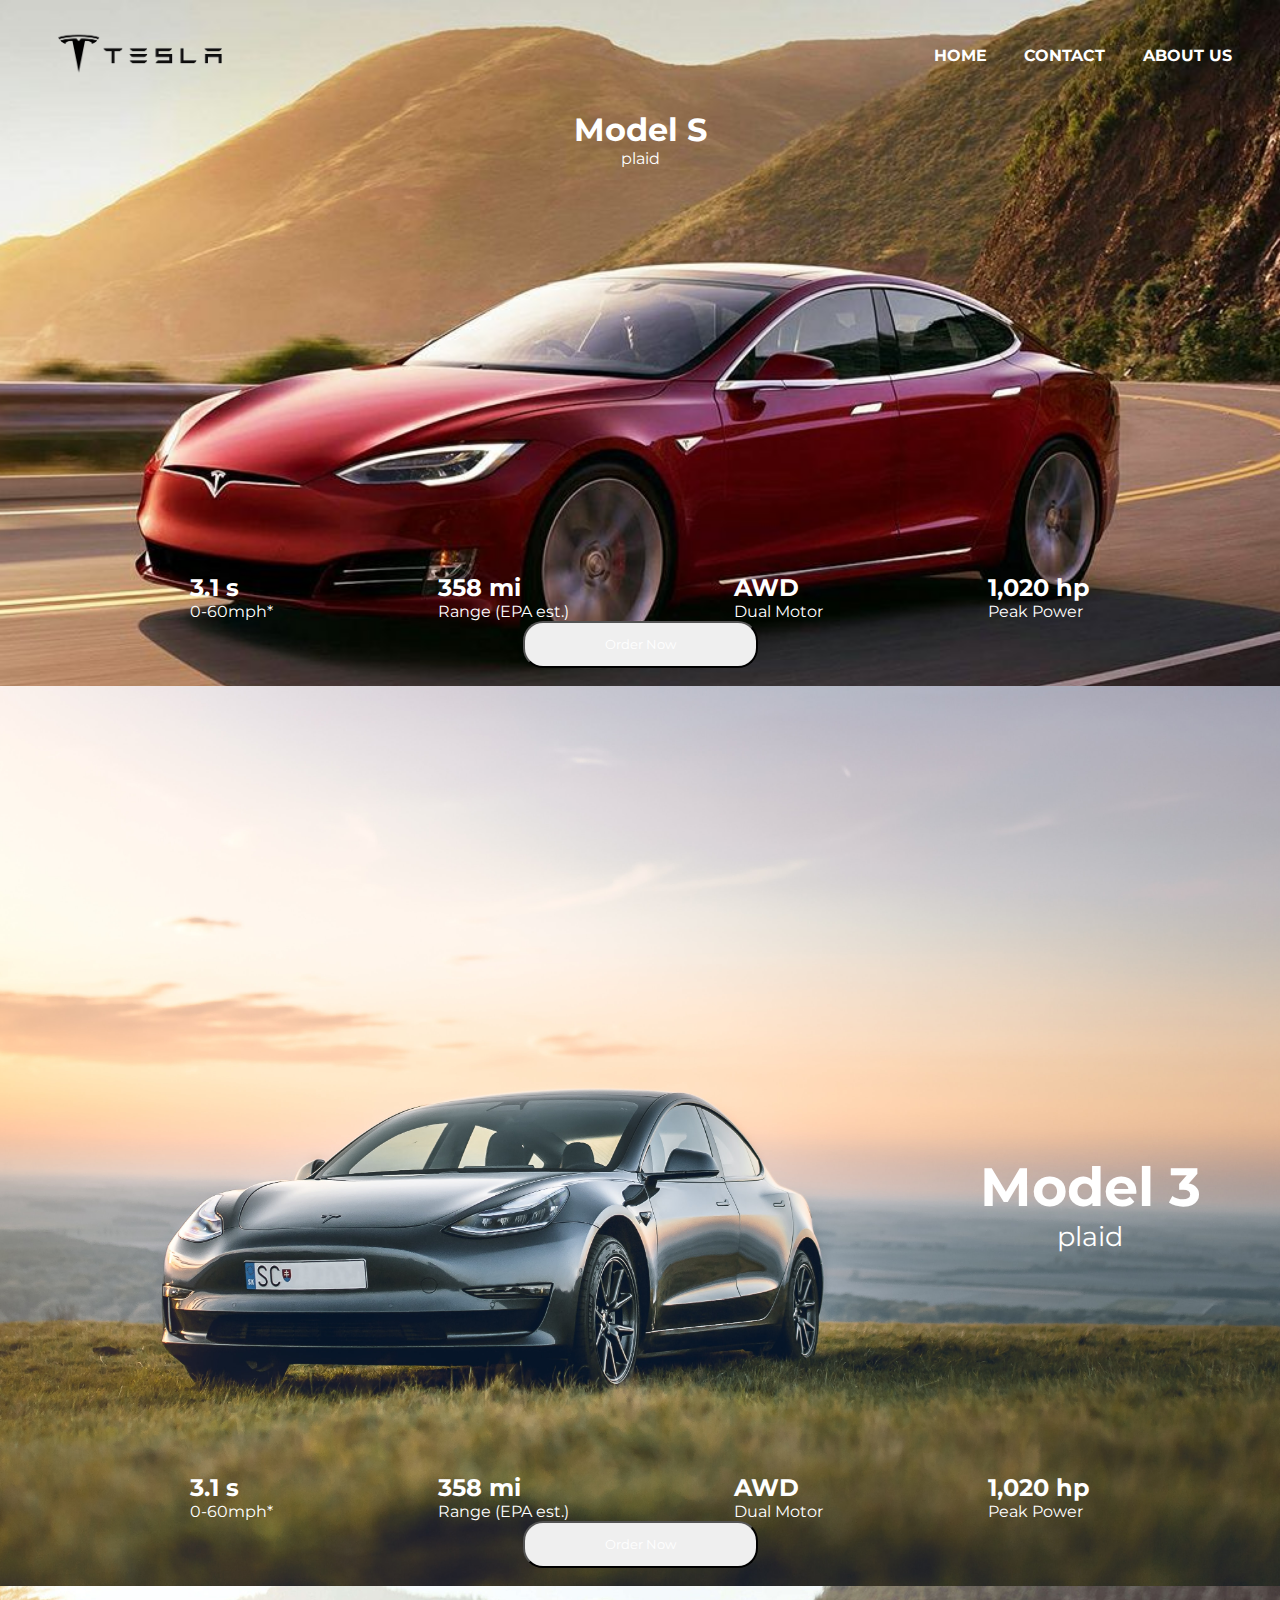
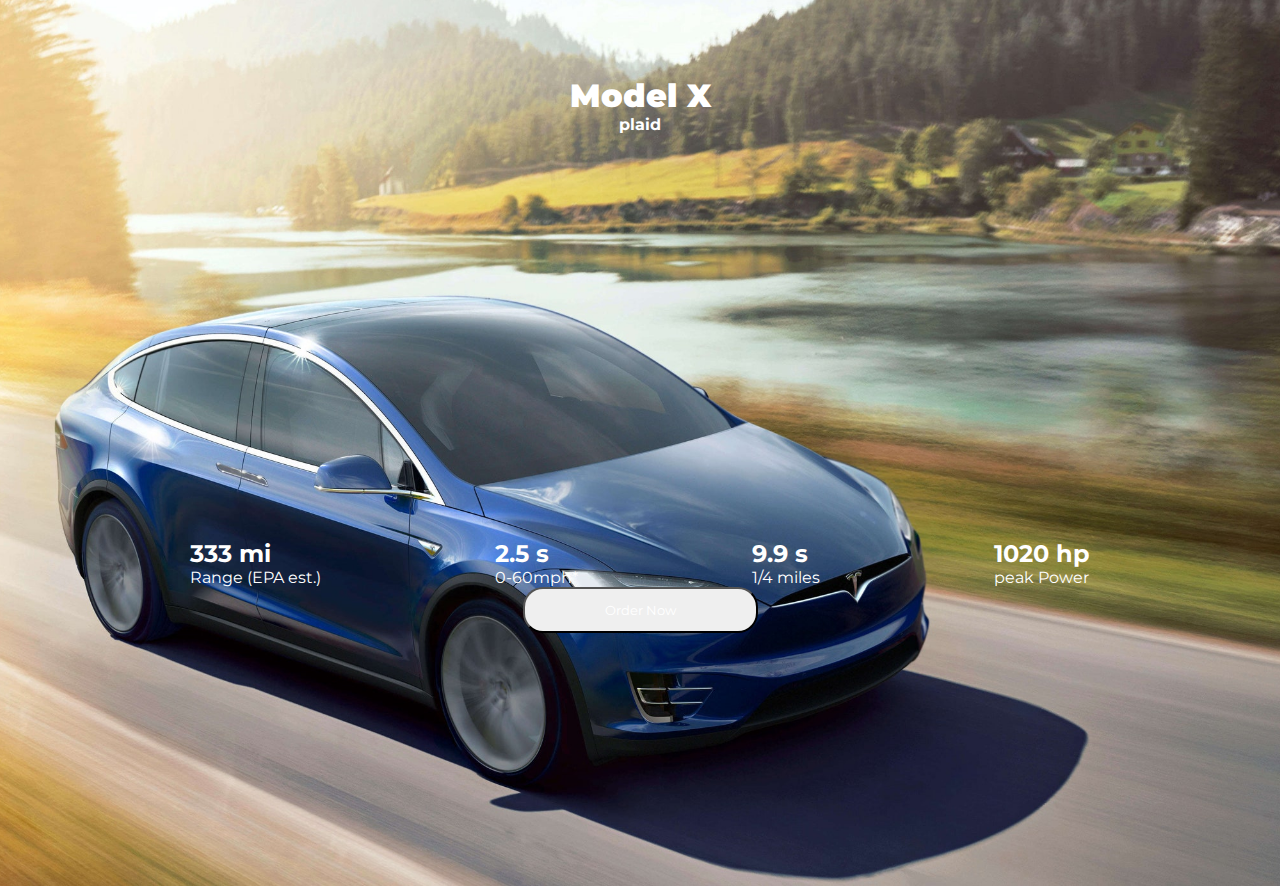
<file: index.html>
<!DOCTYPE html>
<html lang="en">
<head>
    <meta charset="UTF-8">
    <meta http-equiv="X-UA-Compatible" content="IE=edge">
    <meta name="viewport" content="width=device-width, initial-scale=1.0">
    <link href="https://cdn.jsdelivr.net/npm/bootstrap@5.3.2/dist/css/bootstrap.min.css" rel="stylesheet" integrity="sha384-T3c6CoIi6uLrA9TneNEoa7RxnatzjcDSCmG1MXxSR1GAsXEV/Dwwykc2MPK8M2HN" crossorigin="anonymous">
    <link rel="stylesheet" href="style.css">
    <title>Website</title>
</head>
<body>
            <!-- NAVBAR -->
    <nav>
        <div>
            <a href="#">
                <img class="nav-logo" src="/images/pngwing.com (1).png" alt="teslaologo">
            </a>
        </div>
        <div class="link-nav">
            <a class="ind-link-nav" href="#">
                HOME
            </a>
            <a class="ind-link-nav" href="#">
                CONTACT
            </a>
            <a class="ind-link-nav" href="#">
                ABOUT US
            </a>
        </div>
    </nav>
     <!-- MODELS -->
     <section class="models-sec" >
        <div>
            <div>
                <div class="models-name">
                    <h1>
                        Model S
                    </h1>
                    <p >
                        plaid
                    </p>
                    <div>
                    </div>
                </div>
            </div>
            <div class="models-det">

                <div class="models-spec">
                    <div>
                        <h2>3.1 s</h2>
                        <p> 0-60mph*</p>
                    </div>
                    <div>
                        <h2>358 mi</h2>
                        <p>Range (EPA est.)</p>
                    </div>
                    <div>
                        <h2>AWD</h2>
                        <p>Dual Motor</p>
                    </div>
                    <div>
                        <h2>1,020 hp</h2>
                        <p>Peak Power</p>
                    </div>
                </div>
                <div>
                    <button class="btn btn-outline-light btncss btnmodel3">
                        Order Now
                    </button>
                </div>
            </div>
        </div>
        <div>
        </div>
    </section>
   
                <!-- MODEL3 -->
                <section class="model3sec">

                    <div class="model3-section">
                        <div>
                            <div class="car-name-model3">
                                <h1 class="car-name-in-model3">
                                    Model 3
                                </h1>
                                <p class="car-name-ver-model3">
                                    plaid
                                </p>
                                <div>
                                </div>
                            </div>
                        </div>
                        <div class="cardet" >

                            <div class="car-spec-model3">
                                <div>
                                    <h2>3.1 s</h2>
                                    <p> 0-60mph*</p>
                                </div>
                                <div>
                                    <h2>358 mi</h2>
                                    <p>Range (EPA est.)</p>
                                </div>
                                <div>
                                    <h2>AWD</h2>
                                    <p>Dual Motor</p>
                                </div>
                                <div>
                                    <h2>1,020 hp</h2>
                                    <p>Peak Power</p>
                                </div>
                            </div>
                            <div>
                                <button class="btn btn-outline-light btncss btnmodel3">
                                    Order Now
                                </button>
                            </div>
                        </div>
                    </div>
                    <div>
                    </div>
                </section>
 <!-- MODEL X -->
 <section class="modelx-sec" >
    <div>
        <div>
            <div class="modelx-name">
                <h1>
                    Model X
                </h1>
                <p >
                    plaid
                </p>
                <div>
                </div>
            </div>
        </div>
        <div class="models-det">

            <div class="models-spec">
                <div>
                    <h2>333 mi</h2>
                    <p>Range (EPA est.)</p>
                </div>
                <div>
                    <h2>2.5 s</h2>
                    <p>0-60mph*</p>
                </div>
                <div>
                    <h2>9.9 s</h2>
                    <p>1/4 miles</p>
                </div>
                <div>
                    <h2>1020 hp</h2>
                    <p>peak Power</p>
                </div>
            </div>
            <div>
                <button class="btn btn-outline-light btncss btnmodel3">
                    Order Now
                </button>
            </div>
        </div>
    </div>
    <div>
    </div>
</section>
</body>
</html>
</file>
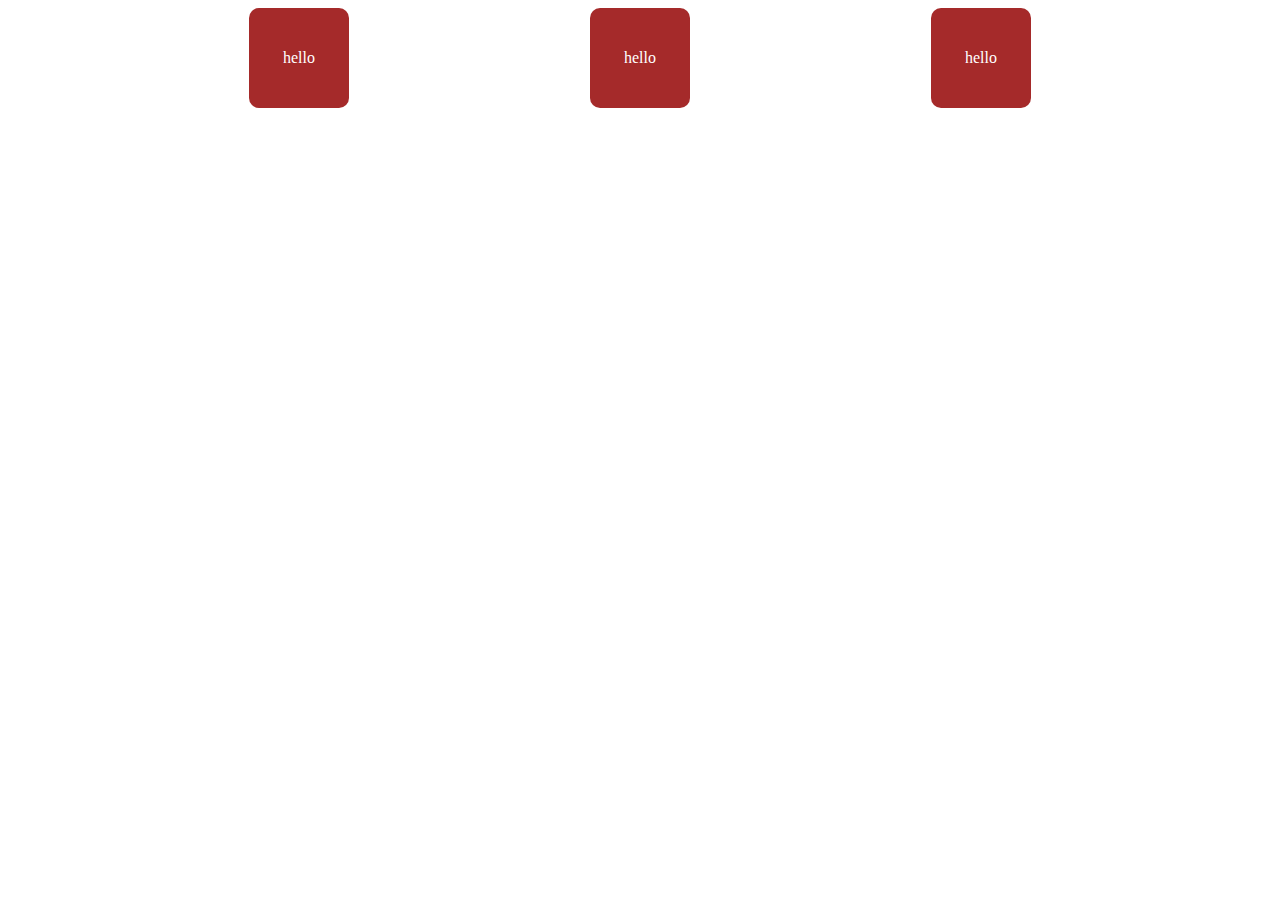
<file: test.html>
<!DOCTYPE html>
<html lang="en">
<head>
    <meta charset="UTF-8">
    <meta http-equiv="X-UA-Compatible" content="IE=edge">
    <meta name="viewport" content="width=device-width, initial-scale=1.0">
    <title>Document</title>
    <style>
        .box{
            background-color: brown;
            max-width: 200px;
            max-height: 200px;
            min-width: 100px;
            min-height: 100px;
            border-radius: 10px;
            color: white;
            display: flex;
            /* justify-content: space-evenly; */
            align-items: center;
            /* align-content: center; */
            justify-content: center;

        }
        section{
            display: flex;
            justify-content: space-evenly;
            align-items: center;
            align-content: center;
        }
    </style>
</head>
<body>
    <section>
        <div class="box">
            <p>hello</p>
        </div>
        <div class="box">
            <p>hello</p>
        </div>
        <div class="box">
            <p>hello</p>
        </div>
    </section>
</body>
</html>
</file>
<file: style.css>
@import url("https://fonts.googleapis.com/css2?family=Montserrat:wght@300;600&display=swap");
*,
body {
  padding: 0%;
  margin: 0%;
  font-family: "Montserrat",
    sans-serif;
  color: white;
}
h1 {
  font-weight: bolder;
}
h2 {
  font-weight: bolder;
}
body {
  background-image: url("/images/486694.jpg");
  background-size: cover;
  background-position: center;
  background-repeat: no-repeat;
  height: 100vh;
  background-color: #cccccc;
}
a {
  text-decoration: none;
  color: rgb(
    255,
    255,
    255
  );
}
.btncss {
  border-radius: 20px;
  padding: 1em;
  padding-left: 5rem;
  padding-right: 5rem;
}
nav {
  padding: 0.5rem;
  padding-left: 3em;
  padding-right: 2em;
  display: flex;
  align-items: center;
  justify-content: space-between;
}
.nav-logo {
  height: 10vh;
}
.ind-link-nav {
  padding: 1em;
  font-size: 1.8vh;
  font-weight: bolder;
}
/* MODEL S */
.models-sec {
  display: flex;
  flex-direction: column;
  justify-content: space-between;
  align-items: center;
}
.models-name {
  display: flex;
  flex-direction: column;
  align-items: center;
}
.models-det {
  display: flex;
  flex-direction: column;
  align-items: center;
  justify-content: space-between;
  margin-top: 45vh;
  margin-bottom: 2vh;
}
.models-spec {
  display: flex;
  align-items: center;
  justify-content: space-between;
  width: 100vh;
}
/* MODEL3 */
.model3-section {
  background-image: url("/images/martin-katler-WyGUO1k7AEQ-unsplash.jpg");
  background-size: cover;
  background-position: center;
  background-repeat: no-repeat;
  height: 100vh;
  background-color: #cccccc;
  color: white;
  display: flex;
  flex-direction: column;
  justify-content: space-between;

  align-items: center;
}
.car-name-model3 {
  display: flex;
  flex-direction: column;
  align-items: center;
  margin-left: 100vh;
  margin-top: 32vh;
}
.car-name-in-model3 {
  font-weight: bolder;
  font-size: 6vh;
  margin-top: 20vh;
}
.car-name-ver-model3 {
  font: lighter;
  font-size: 3vh;
}
.car-spec-model3 {
  width: 100vh;
  display: flex;
  justify-content: space-between;
}
.btnmodel3 {
  /* margin-bottom: 10vh; */
  /* margin-top: 35vh; */
  /* margin: 40vh; */
}
.cardet {
  display: flex;
  align-items: center;
  justify-content: center;
  flex-direction: column;
  width: 100vh;
  margin-bottom: 2vh;
}
/* MODEL X */
.modelx-sec {
  background-image: url("/images/teslax-gallery6.jpg");
  background-size: cover;
  background-position: center;
  background-repeat: no-repeat;
  height: 100vh;
  background-color: #cccccc;
  color: white;
  display: flex;
  flex-direction: column;
  justify-content: space-between;
}
.modelx-name {
  display: flex;
  flex-direction: column;
  align-items: center;
  margin-top: 10vh;
  font-weight: bolder;
}
</file>
